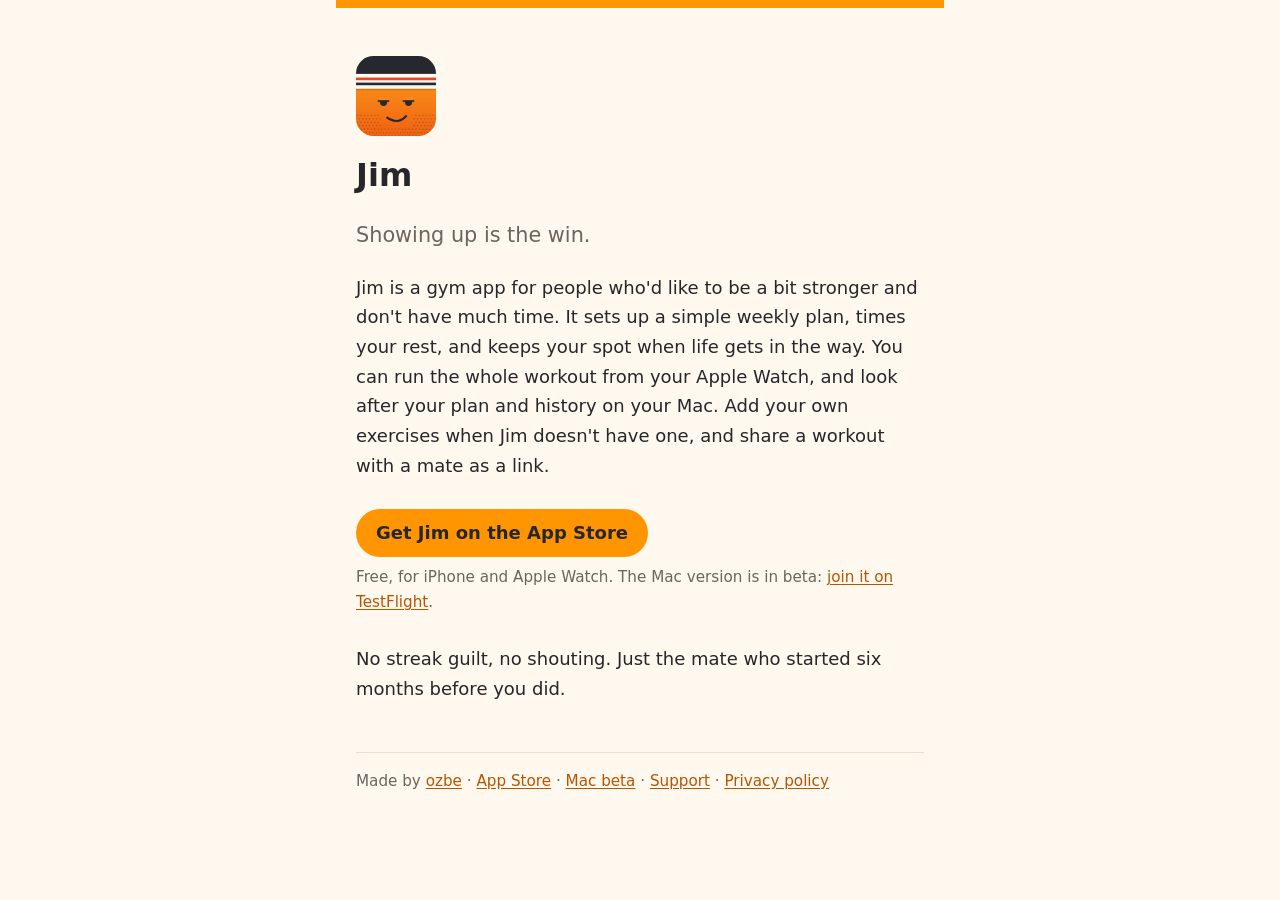
<file: index.html>
<!doctype html>
<html lang="en">
<head>
  <meta charset="utf-8">
  <meta name="viewport" content="width=device-width, initial-scale=1">
  <title>Jim</title>
  <meta name="description" content="A simple weekly gym plan for people who'd like to be a bit stronger and don't have much time.">
  <meta property="og:site_name" content="Jim">
  <meta property="og:title" content="Jim">
  <meta property="og:description" content="A simple weekly gym plan for people who'd like to be a bit stronger and don't have much time.">
  <link rel="canonical" href="https://jim.ozbe.dev/">
  <link rel="icon" href="icon.png">
  <meta name="apple-itunes-app" content="app-id=6821798569">
  <link rel="stylesheet" href="style.css?v=2">
</head>
<body>
  <main>
    <img class="icon" src="icon.png" alt="Jim app icon">
    <h1>Jim</h1>
    <p class="lede">Showing up is the win.</p>
    <p>Jim is a gym app for people who'd like to be a bit stronger and don't have much time. It sets up a simple weekly plan, times your rest, and keeps your spot when life gets in the way. You can run the whole workout from your Apple Watch, and look after your plan and history on your Mac. Add your own exercises when Jim doesn't have one, and share a workout with a mate as a link.</p>
    <p class="beta"><a class="button" href="https://apps.apple.com/app/id6821798569">Get Jim on the App Store</a><br>
    <span class="note">Free, for iPhone and Apple Watch. The Mac version is in beta: <a href="https://testflight.apple.com/join/4cYF5xu1">join it on TestFlight</a>.</span></p>
    <p>No streak guilt, no shouting. Just the mate who started six months before you did.</p>
    <footer>
      Made by <a href="https://ozbe.dev/" rel="author">ozbe</a> · <a href="https://apps.apple.com/app/id6821798569">App Store</a> · <a href="https://testflight.apple.com/join/4cYF5xu1">Mac beta</a> · <a href="support/">Support</a> · <a href="privacy/">Privacy policy</a>
    </footer>
  </main>
</body>
</html>
</file>
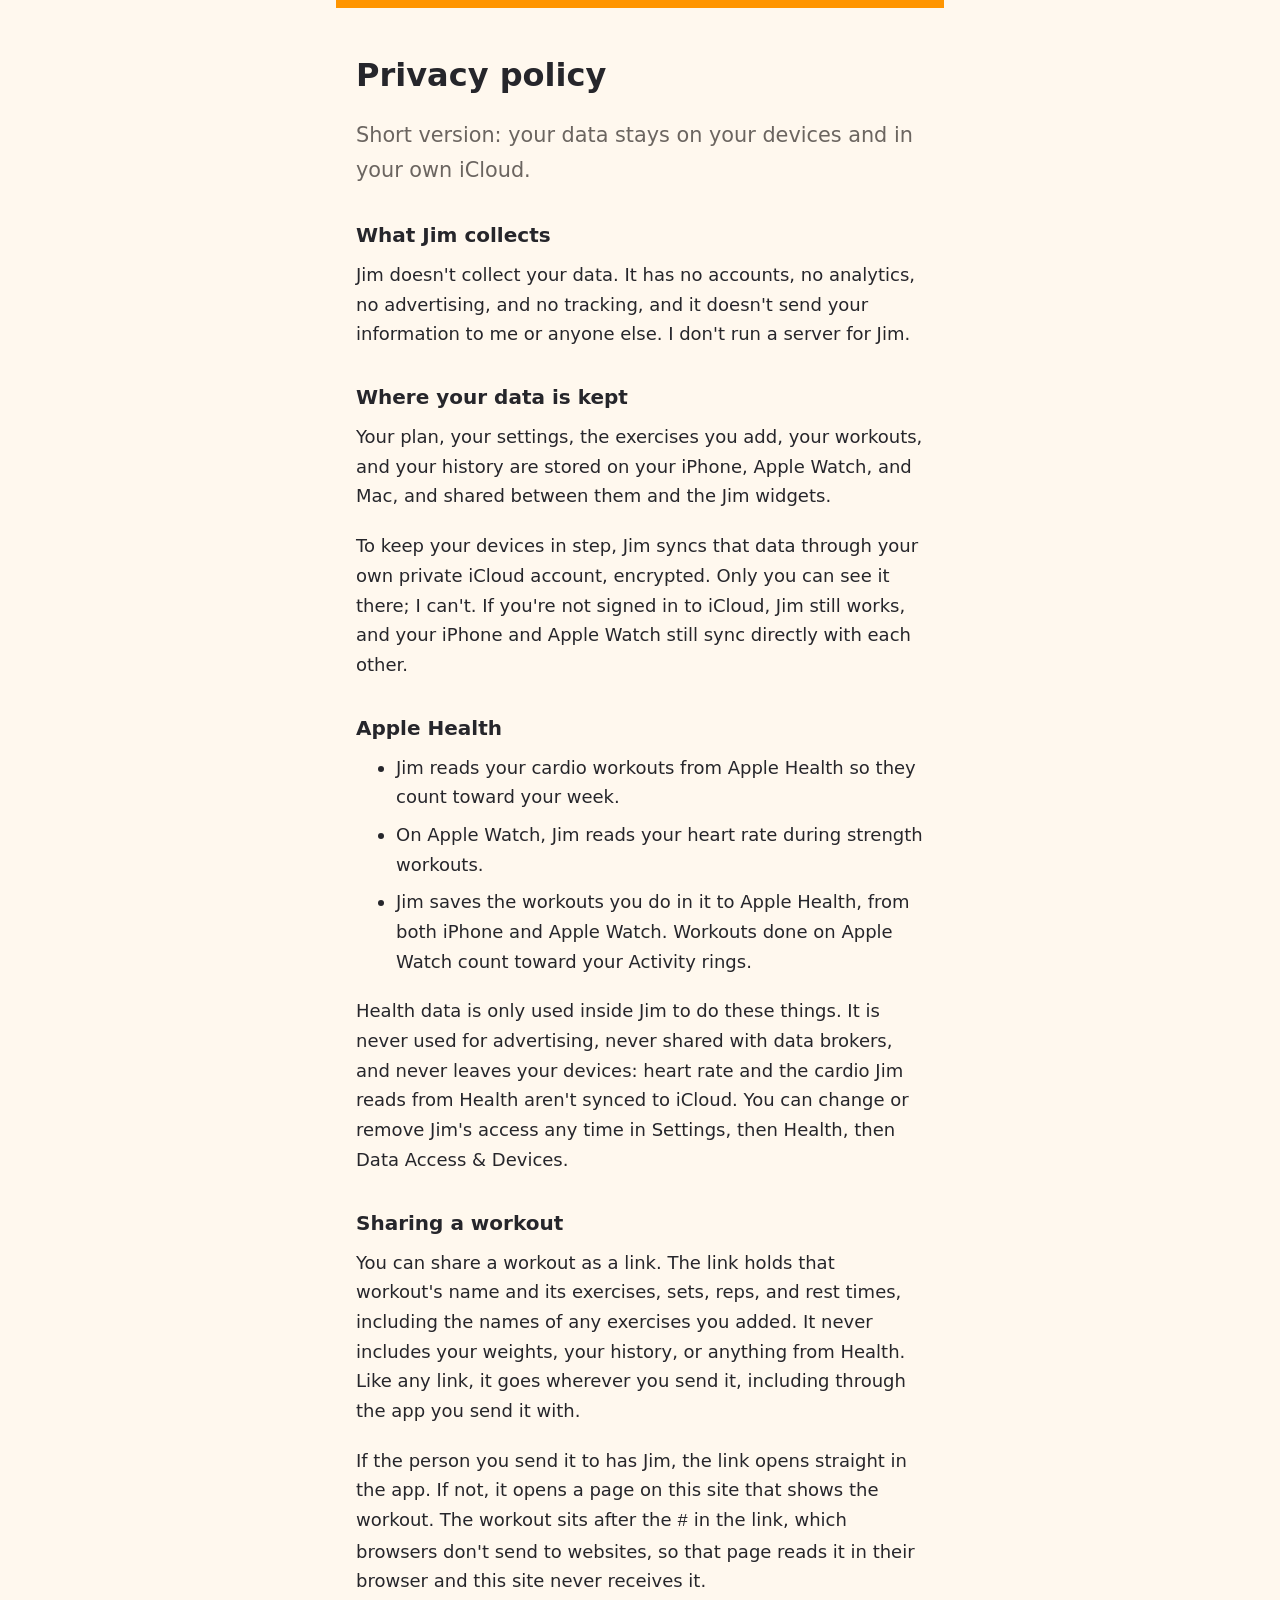
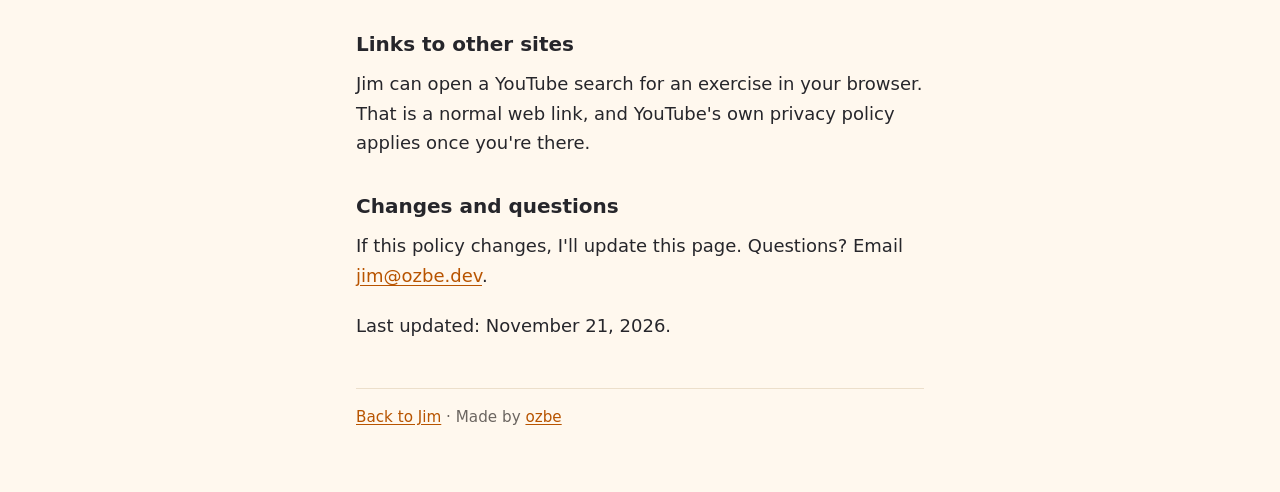
<file: privacy/index.html>
<!doctype html>
<html lang="en">
<head>
  <meta charset="utf-8">
  <meta name="viewport" content="width=device-width, initial-scale=1">
  <title>Jim Privacy Policy</title>
  <meta name="description" content="What Jim does and doesn't do with your data.">
  <meta property="og:site_name" content="Jim">
  <meta property="og:title" content="Jim Privacy Policy">
  <meta property="og:description" content="What Jim does and doesn't do with your data.">
  <link rel="canonical" href="https://jim.ozbe.dev/privacy/">
  <link rel="icon" href="../icon.png">
  <link rel="stylesheet" href="../style.css">
</head>
<body>
  <main>
    <h1>Privacy policy</h1>
    <p class="lede">Short version: your data stays on your devices and in your own iCloud.</p>
    <h2>What Jim collects</h2>
    <p>Jim doesn't collect your data. It has no accounts, no analytics, no advertising, and no tracking, and it doesn't send your information to me or anyone else. I don't run a server for Jim.</p>
    <h2>Where your data is kept</h2>
    <p>Your plan, your settings, the exercises you add, your workouts, and your history are stored on your iPhone, Apple Watch, and Mac, and shared between them and the Jim widgets.</p>
    <p>To keep your devices in step, Jim syncs that data through your own private iCloud account, encrypted. Only you can see it there; I can't. If you're not signed in to iCloud, Jim still works, and your iPhone and Apple Watch still sync directly with each other.</p>
    <h2>Apple Health</h2>
    <ul>
      <li>Jim reads your cardio workouts from Apple Health so they count toward your week.</li>
      <li>On Apple Watch, Jim reads your heart rate during strength workouts.</li>
      <li>Jim saves the workouts you do in it to Apple Health, from both iPhone and Apple Watch. Workouts done on Apple Watch count toward your Activity rings.</li>
    </ul>
    <p>Health data is only used inside Jim to do these things. It is never used for advertising, never shared with data brokers, and never leaves your devices: heart rate and the cardio Jim reads from Health aren't synced to iCloud. You can change or remove Jim's access any time in Settings, then Health, then Data Access &amp; Devices.</p>
    <h2>Sharing a workout</h2>
    <p>You can share a workout as a link. The link holds that workout's name and its exercises, sets, reps, and rest times, including the names of any exercises you added. It never includes your weights, your history, or anything from Health. Like any link, it goes wherever you send it, including through the app you send it with.</p>
    <p>If the person you send it to has Jim, the link opens straight in the app. If not, it opens a page on this site that shows the workout. The workout sits after the <code>#</code> in the link, which browsers don't send to websites, so that page reads it in their browser and this site never receives it.</p>
    <h2>Links to other sites</h2>
    <p>Jim can open a YouTube search for an exercise in your browser. That is a normal web link, and YouTube's own privacy policy applies once you're there.</p>
    <h2>Changes and questions</h2>
    <p>If this policy changes, I'll update this page. Questions? Email <a href="mailto:jim@ozbe.dev">jim@ozbe.dev</a>.</p>
    <p>Last updated: November 21, 2026.</p>
    <footer><a href="../">Back to Jim</a> · Made by <a href="https://ozbe.dev/" rel="author">ozbe</a></footer>
  </main>
</body>
</html>
</file>
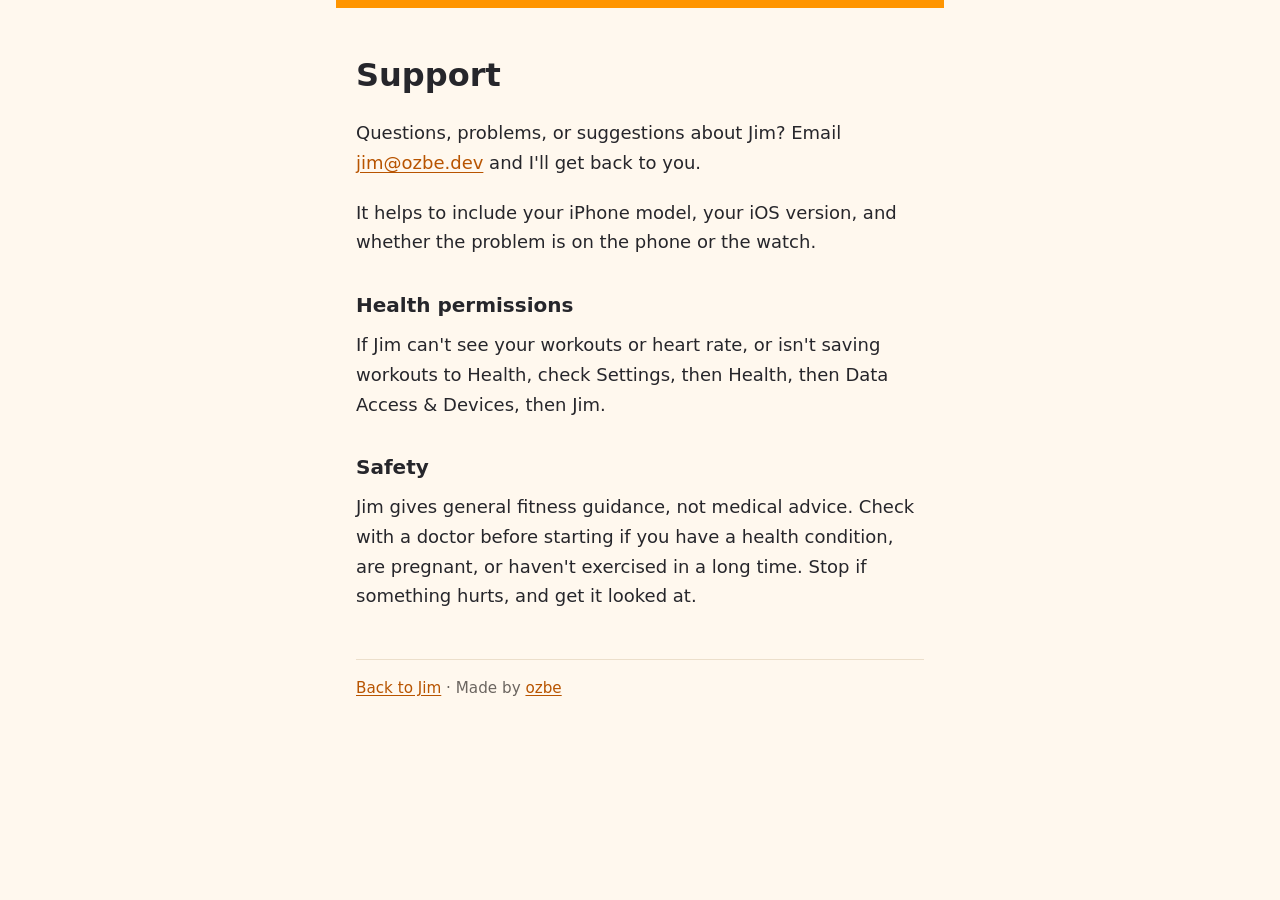
<file: support/index.html>
<!doctype html>
<html lang="en">
<head>
  <meta charset="utf-8">
  <meta name="viewport" content="width=device-width, initial-scale=1">
  <title>Jim Support</title>
  <meta name="description" content="Questions or problems with Jim? Get in touch.">
  <meta property="og:site_name" content="Jim">
  <meta property="og:title" content="Jim Support">
  <meta property="og:description" content="Questions or problems with Jim? Get in touch.">
  <link rel="canonical" href="https://jim.ozbe.dev/support/">
  <link rel="icon" href="../icon.png">
  <link rel="stylesheet" href="../style.css">
</head>
<body>
  <main>
    <h1>Support</h1>
    <p>Questions, problems, or suggestions about Jim? Email <a href="mailto:jim@ozbe.dev">jim@ozbe.dev</a> and I'll get back to you.</p>
    <p>It helps to include your iPhone model, your iOS version, and whether the problem is on the phone or the watch.</p>
    <h2>Health permissions</h2>
    <p>If Jim can't see your workouts or heart rate, or isn't saving workouts to Health, check Settings, then Health, then Data Access &amp; Devices, then Jim.</p>
    <h2>Safety</h2>
    <p>Jim gives general fitness guidance, not medical advice. Check with a doctor before starting if you have a health condition, are pregnant, or haven't exercised in a long time. Stop if something hurts, and get it looked at.</p>
    <footer><a href="../">Back to Jim</a> · Made by <a href="https://ozbe.dev/" rel="author">ozbe</a></footer>
  </main>
</body>
</html>
</file>
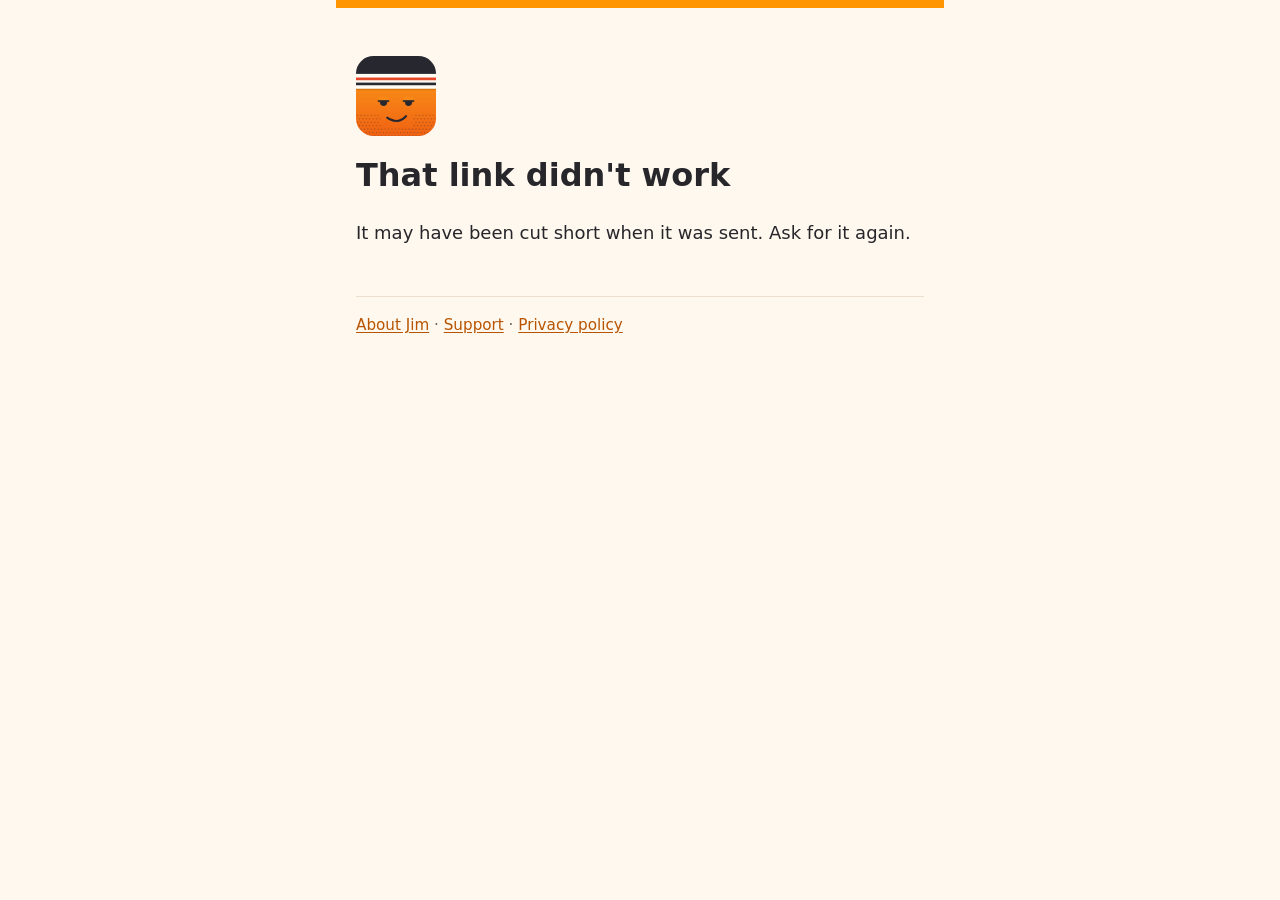
<file: w/index.html>
<!doctype html>
<html lang="en">
<head>
  <meta charset="utf-8">
  <meta name="viewport" content="width=device-width, initial-scale=1">
  <title>A workout in Jim</title>
  <meta name="description" content="A gym workout shared from Jim.">
  <meta name="robots" content="noindex">
  <meta property="og:site_name" content="Jim">
  <meta property="og:title" content="A workout shared from Jim">
  <meta property="og:description" content="Open it in Jim to add it to your workouts.">
  <meta property="og:image" content="https://jim.ozbe.dev/icon.png">
  <link rel="icon" href="../icon.png">
  <link rel="stylesheet" href="../style.css?v=3">
</head>
<body>
  <main>
    <img class="icon" src="../icon.png" alt="Jim app icon">
    <!-- The workout is in the part of the link after the #, which never reaches this site. -->
    <div id="workout" hidden>
      <p class="lede">A mate sent you a workout.</p>
      <h1 id="name"></h1>
      <p id="summary" class="note"></p>
      <ol id="exercises" class="exercises"></ol>
      <p class="beta"><a id="open" class="button" href="#">Open in Jim</a><br>
      <span class="note">Jim shows it first, and flags anything that doesn't suit your gym or sore spots before you add it.</span></p>
      <h2>Don't have Jim?</h2>
      <p>Jim is a gym app for people who'd like to be a bit stronger and don't have much time. <a href="https://apps.apple.com/app/id6821798569">Get Jim on the App Store</a>, then come back to this link.</p>
    </div>
    <div id="broken" hidden>
      <h1>That link didn't work</h1>
      <p>It may have been cut short when it was sent. Ask for it again.</p>
    </div>
    <footer>
      <a href="../">About Jim</a> · <a href="../support/">Support</a> · <a href="../privacy/">Privacy policy</a>
    </footer>
  </main>
  <script>
    (function () {
      // The link reads: #v=2&n=<name>&e=<id.sets.lo-hi.rest.flags.name>,…
      // Flags: t timed, o one side at a time, f finisher.
      function text(value) {
        try { return decodeURIComponent(value || ""); } catch (e) { return ""; }
      }

      function read(fragment) {
        var fields = {};
        fragment.split("&").forEach(function (pair) {
          var at = pair.indexOf("=");
          if (at > 0) fields[pair.slice(0, at)] = pair.slice(at + 1);
        });
        if (fields.v !== "2" || !fields.e) return null;
        var exercises = [];
        fields.e.split(",").forEach(function (item) {
          var parts = item.split(".");
          var range = (parts[2] || "").split("-");
          if (parts.length < 5 || range.length !== 2) return;
          var flags = parts[4];
          var unit = (flags.indexOf("t") >= 0 ? "sec" : "reps") + (flags.indexOf("o") >= 0 ? " per side" : "");
          exercises.push({
            name: text(parts[5]) || parts[0],
            target: parts[1] + " × " + range[0] + "–" + range[1] + " " + unit +
              (flags.indexOf("f") >= 0 ? " · optional" : "")
          });
        });
        if (exercises.length === 0) return null;
        return { name: text(fields.n).trim() || "Shared workout", exercises: exercises };
      }

      var fragment = location.hash.slice(1);
      var plan = read(fragment);
      if (!plan) {
        document.getElementById("broken").hidden = false;
        return;
      }

      // Text only, never HTML: the link could have been made by anyone.
      document.title = plan.name + " · Jim";
      document.getElementById("name").textContent = plan.name;
      var list = document.getElementById("exercises");
      plan.exercises.forEach(function (exercise) {
        var li = document.createElement("li");
        var name = document.createElement("strong");
        name.textContent = exercise.name;
        li.appendChild(name);
        var detail = document.createElement("span");
        detail.className = "note";
        detail.textContent = exercise.target;
        li.appendChild(detail);
        list.appendChild(li);
      });
      var count = plan.exercises.length;
      document.getElementById("summary").textContent = count + (count === 1 ? " exercise" : " exercises");
      document.getElementById("open").href = "jim://w#" + fragment;
      document.getElementById("workout").hidden = false;
    })();
  </script>
</body>
</html>
</file>
<file: style.css>
:root {
  color-scheme: light dark;
  --bg: #fff8ee;
  --fg: #26262b;
  --muted: #6b6560;
  --link: #b85400;
  --accent: #ff9500;
  --rule: #ecdfcb;
}
@media (prefers-color-scheme: dark) {
  :root {
    --bg: #1f1f24;
    --fg: #f6efe4;
    --muted: #a8a29a;
    --link: #ff9f0a;
    --rule: #34343b;
  }
}
* { box-sizing: border-box; }
body {
  margin: 0;
  background: var(--bg);
  color: var(--fg);
  font: 1.125rem/1.65 ui-rounded, "SF Pro Rounded", -apple-system, system-ui, sans-serif;
  -webkit-text-size-adjust: 100%;
}
main { max-width: 38rem; margin: 0 auto; padding: 3rem 1.25rem 4rem; border-top: .5rem solid var(--accent); }
h1 { font-size: 2rem; line-height: 1.2; margin: 0 0 1.5rem; }
h2 { font-size: 1.25rem; margin: 2rem 0 .5rem; }
p, ul { margin: 0 0 1.25rem; }
li { margin-bottom: .5rem; }
a { color: var(--link); text-underline-offset: .15em; }
.icon { width: 5rem; height: 5rem; border-radius: 22%; display: block; margin-bottom: 1.25rem; }
.lede { font-size: 1.3rem; color: var(--muted); }
.beta { margin: 1.75rem 0; }
.button { display: inline-block; padding: .6rem 1.25rem; border-radius: 999px; background: var(--accent); color: #26262b; font-weight: 600; text-decoration: none; }
.note { display: inline-block; margin-top: .5rem; color: var(--muted); font-size: .95rem; }
footer { margin-top: 3rem; padding-top: 1rem; border-top: 1px solid var(--rule); color: var(--muted); font-size: .95rem; }
.exercises { padding-left: 1.25rem; margin: 1rem 0 1.5rem; }
.exercises li { margin-bottom: .75rem; }
.exercises .note { display: block; margin-top: .1rem; }
</file>
